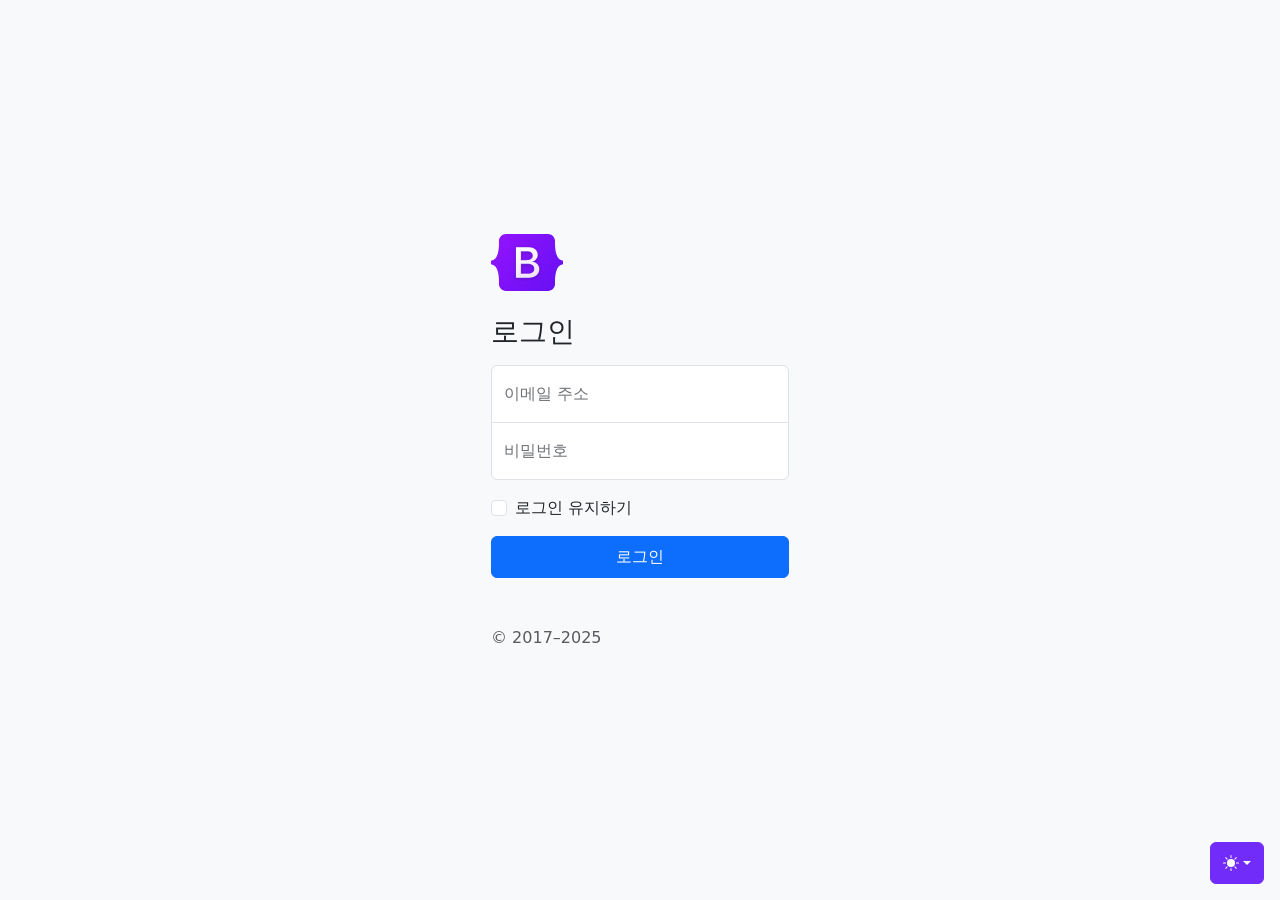
<file: ch02/sign-in/index.html>
<!doctype html>
<html lang="en" data-bs-theme="auto">
  <head>
    <meta charset="utf-8" />
    <meta name="viewport" content="width=device-width, initial-scale=1" />
    <meta name="description" content="" />
    <meta
      name="author"
      content="Mark Otto, Jacob Thornton, and Bootstrap contributors"
    />
    <meta name="generator" content="Astro v5.13.2" />
    <title>Signin Template · Bootstrap v5.3</title>
    <link
      rel="canonical"
      href="https://getbootstrap.com/docs/5.3/examples/sign-in/"
    />
    <script src="../assets/js/color-modes.js"></script>
    <link href="../assets/dist/css/bootstrap.min.css" rel="stylesheet" />
    <meta name="theme-color" content="#712cf9" />
    <link href="sign-in.css" rel="stylesheet" />
    <style>
      .bd-placeholder-img {
        font-size: 1.125rem;
        text-anchor: middle;
        -webkit-user-select: none;
        -moz-user-select: none;
        user-select: none;
      }
      @media (min-width: 768px) {
        .bd-placeholder-img-lg {
          font-size: 3.5rem;
        }
      }
      .b-example-divider {
        width: 100%;
        height: 3rem;
        background-color: #0000001a;
        border: solid rgba(0, 0, 0, 0.15);
        border-width: 1px 0;
        box-shadow:
          inset 0 0.5em 1.5em #0000001a,
          inset 0 0.125em 0.5em #00000026;
      }
      .b-example-vr {
        flex-shrink: 0;
        width: 1.5rem;
        height: 100vh;
      }
      .bi {
        vertical-align: -0.125em;
        fill: currentColor;
      }
      .nav-scroller {
        position: relative;
        z-index: 2;
        height: 2.75rem;
        overflow-y: hidden;
      }
      .nav-scroller .nav {
        display: flex;
        flex-wrap: nowrap;
        padding-bottom: 1rem;
        margin-top: -1px;
        overflow-x: auto;
        text-align: center;
        white-space: nowrap;
        -webkit-overflow-scrolling: touch;
      }
      .btn-bd-primary {
        --bd-violet-bg: #712cf9;
        --bd-violet-rgb: 112.520718, 44.062154, 249.437846;
        --bs-btn-font-weight: 600;
        --bs-btn-color: var(--bs-white);
        --bs-btn-bg: var(--bd-violet-bg);
        --bs-btn-border-color: var(--bd-violet-bg);
        --bs-btn-hover-color: var(--bs-white);
        --bs-btn-hover-bg: #6528e0;
        --bs-btn-hover-border-color: #6528e0;
        --bs-btn-focus-shadow-rgb: var(--bd-violet-rgb);
        --bs-btn-active-color: var(--bs-btn-hover-color);
        --bs-btn-active-bg: #5a23c8;
        --bs-btn-active-border-color: #5a23c8;
      }
      .bd-mode-toggle {
        z-index: 1500;
      }
      .bd-mode-toggle .bi {
        width: 1em;
        height: 1em;
      }
      .bd-mode-toggle .dropdown-menu .active .bi {
        display: block !important;
      }
    </style>
  </head>
  <body class="d-flex align-items-center py-4 bg-body-tertiary">
    <svg xmlns="http://www.w3.org/2000/svg" class="d-none">
      <symbol id="check2" viewBox="0 0 16 16">
        <path
          d="M13.854 3.646a.5.5 0 0 1 0 .708l-7 7a.5.5 0 0 1-.708 0l-3.5-3.5a.5.5 0 1 1 .708-.708L6.5 10.293l6.646-6.647a.5.5 0 0 1 .708 0z"
        ></path>
      </symbol>
      <symbol id="circle-half" viewBox="0 0 16 16">
        <path
          d="M8 15A7 7 0 1 0 8 1v14zm0 1A8 8 0 1 1 8 0a8 8 0 0 1 0 16z"
        ></path>
      </symbol>
      <symbol id="moon-stars-fill" viewBox="0 0 16 16">
        <path
          d="M6 .278a.768.768 0 0 1 .08.858 7.208 7.208 0 0 0-.878 3.46c0 4.021 3.278 7.277 7.318 7.277.527 0 1.04-.055 1.533-.16a.787.787 0 0 1 .81.316.733.733 0 0 1-.031.893A8.349 8.349 0 0 1 8.344 16C3.734 16 0 12.286 0 7.71 0 4.266 2.114 1.312 5.124.06A.752.752 0 0 1 6 .278z"
        ></path>
        <path
          d="M10.794 3.148a.217.217 0 0 1 .412 0l.387 1.162c.173.518.579.924 1.097 1.097l1.162.387a.217.217 0 0 1 0 .412l-1.162.387a1.734 1.734 0 0 0-1.097 1.097l-.387 1.162a.217.217 0 0 1-.412 0l-.387-1.162A1.734 1.734 0 0 0 9.31 6.593l-1.162-.387a.217.217 0 0 1 0-.412l1.162-.387a1.734 1.734 0 0 0 1.097-1.097l.387-1.162zM13.863.099a.145.145 0 0 1 .274 0l.258.774c.115.346.386.617.732.732l.774.258a.145.145 0 0 1 0 .274l-.774.258a1.156 1.156 0 0 0-.732.732l-.258.774a.145.145 0 0 1-.274 0l-.258-.774a1.156 1.156 0 0 0-.732-.732l-.774-.258a.145.145 0 0 1 0-.274l.774-.258c.346-.115.617-.386.732-.732L13.863.1z"
        ></path>
      </symbol>
      <symbol id="sun-fill" viewBox="0 0 16 16">
        <path
          d="M8 12a4 4 0 1 0 0-8 4 4 0 0 0 0 8zM8 0a.5.5 0 0 1 .5.5v2a.5.5 0 0 1-1 0v-2A.5.5 0 0 1 8 0zm0 13a.5.5 0 0 1 .5.5v2a.5.5 0 0 1-1 0v-2A.5.5 0 0 1 8 13zm8-5a.5.5 0 0 1-.5.5h-2a.5.5 0 0 1 0-1h2a.5.5 0 0 1 .5.5zM3 8a.5.5 0 0 1-.5.5h-2a.5.5 0 0 1 0-1h2A.5.5 0 0 1 3 8zm10.657-5.657a.5.5 0 0 1 0 .707l-1.414 1.415a.5.5 0 1 1-.707-.708l1.414-1.414a.5.5 0 0 1 .707 0zm-9.193 9.193a.5.5 0 0 1 0 .707L3.05 13.657a.5.5 0 0 1-.707-.707l1.414-1.414a.5.5 0 0 1 .707 0zm9.193 2.121a.5.5 0 0 1-.707 0l-1.414-1.414a.5.5 0 0 1 .707-.707l1.414 1.414a.5.5 0 0 1 0 .707zM4.464 4.465a.5.5 0 0 1-.707 0L2.343 3.05a.5.5 0 1 1 .707-.707l1.414 1.414a.5.5 0 0 1 0 .708z"
        ></path>
      </symbol>
    </svg>
    <div
      class="dropdown position-fixed bottom-0 end-0 mb-3 me-3 bd-mode-toggle"
    >
      <button
        class="btn btn-bd-primary py-2 dropdown-toggle d-flex align-items-center"
        id="bd-theme"
        type="button"
        aria-expanded="false"
        data-bs-toggle="dropdown"
        aria-label="Toggle theme (auto)"
      >
        <svg class="bi my-1 theme-icon-active" aria-hidden="true">
          <use href="#circle-half"></use>
        </svg>
        <span class="visually-hidden" id="bd-theme-text">Toggle theme</span>
      </button>
      <ul
        class="dropdown-menu dropdown-menu-end shadow"
        aria-labelledby="bd-theme-text"
      >
        <li>
          <button
            type="button"
            class="dropdown-item d-flex align-items-center"
            data-bs-theme-value="light"
            aria-pressed="false"
          >
            <svg class="bi me-2 opacity-50" aria-hidden="true">
              <use href="#sun-fill"></use>
            </svg>
            Light
            <svg class="bi ms-auto d-none" aria-hidden="true">
              <use href="#check2"></use>
            </svg>
          </button>
        </li>
        <li>
          <button
            type="button"
            class="dropdown-item d-flex align-items-center"
            data-bs-theme-value="dark"
            aria-pressed="false"
          >
            <svg class="bi me-2 opacity-50" aria-hidden="true">
              <use href="#moon-stars-fill"></use>
            </svg>
            Dark
            <svg class="bi ms-auto d-none" aria-hidden="true">
              <use href="#check2"></use>
            </svg>
          </button>
        </li>
        <li>
          <button
            type="button"
            class="dropdown-item d-flex align-items-center active"
            data-bs-theme-value="auto"
            aria-pressed="true"
          >
            <svg class="bi me-2 opacity-50" aria-hidden="true">
              <use href="#circle-half"></use>
            </svg>
            Auto
            <svg class="bi ms-auto d-none" aria-hidden="true">
              <use href="#check2"></use>
            </svg>
          </button>
        </li>
      </ul>
    </div>
    <main class="form-signin w-100 m-auto">
      <form>
        <img
          class="mb-4"
          src="../assets/brand/bootstrap-logo.svg"
          alt=""
          width="72"
          height="57"
        />
        <h1 class="h3 mb-3 fw-normal">로그인</h1>
        <div class="form-floating">
          <input
            type="email"
            class="form-control"
            id="floatingInput"
            placeholder="name@example.com"
          />
          <label for="floatingInput">이메일 주소</label>
        </div>
        <div class="form-floating">
          <input
            type="password"
            class="form-control"
            id="floatingPassword"
            placeholder="Password"
          />
          <label for="floatingPassword">비밀번호</label>
        </div>
        <div class="form-check text-start my-3">
          <input
            class="form-check-input"
            type="checkbox"
            value="remember-me"
            id="checkDefault"
          />
          <label class="form-check-label" for="checkDefault">
            로그인 유지하기
          </label>
        </div>
        <button class="btn btn-primary w-100 py-2" type="submit">
          로그인
        </button>
        <p class="mt-5 mb-3 text-body-secondary">&copy; 2017–2025</p>
      </form>
    </main>
    <script
      src="../assets/dist/js/bootstrap.bundle.min.js"
      class="astro-vvvwv3sm"
    ></script>
  </body>
</html>
</file>
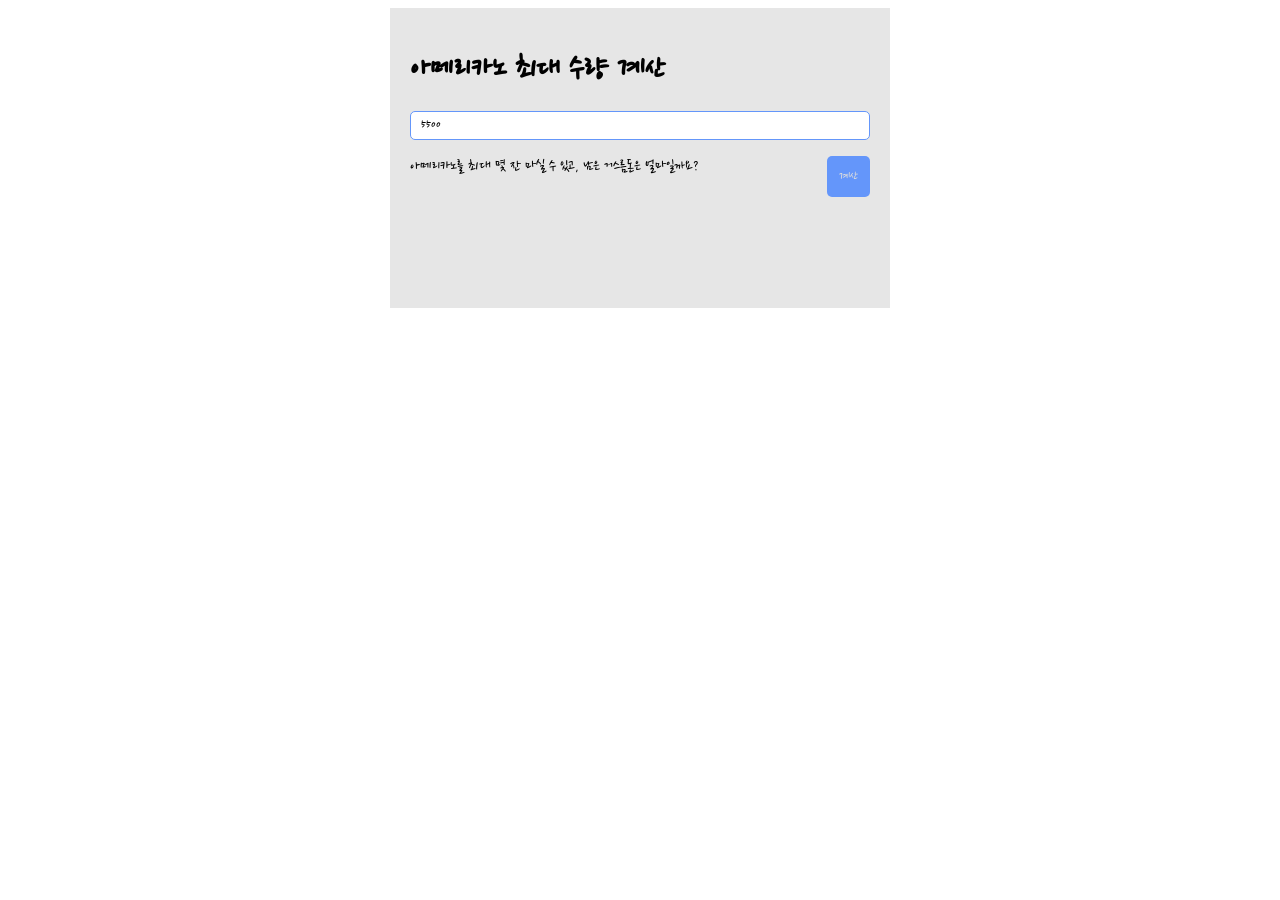
<file: coffee.html>
<!doctype html>
<html lang="en">
    <head>
        <meta charset="UTF-8" />
        <meta name="viewport" content="width=device-width, initial-scale=1.0" />
        <title>Document</title>
        <!-- CDN 사용해 폰트 파일을 로드하기 -->
        <link rel="preconnect" href="https://fonts.googleapis.com" />
        <link rel="preconnect" href="https://fonts.gstatic.com" crossorigin />
        <link
            href="https://fonts.googleapis.com/css2?family=Nanum+Pen+Script&family=Noto+Sans:ital,wght@0,100..900;1,100..900&display=swap"
            rel="stylesheet"
        />
        <style>
            * {
                /* 폰트 설정하기 */
                font-family: "Nanum Pen Script", "Noto Sans", sans-serif;
                /* 요소의 너비/높이를 계산할 때 순수 콘텐트 박스 영역만 계산할지(content-box), 
                테두리와 안쪽 여백도 포함해 계산할지(border-box) 설정하는 css 속성
                별도 설정하지 않을 경우 기본값은 content-box */
                box-sizing: border-box;
            }
            .main {
                /* 너비는 500px */
                width: 500px;
                /* 높이는 300px */
                height: 300px;
                /* 테두리 안쪽 여백은 상하좌우 20px */
                padding: 20px;
                /* 테두리 바깥쪽 여백은 상하 0, 좌우는 자동으로 균등하게 배분되도록 (auto) */
                margin: 0 auto;
                /* 배경 색상은 rgb(230, 230, 230) */
                background-color: rgb(230 230 230);
            }
            #price {
                /* 너비는 100% */
                width: 100%;
                /* 테두리 두께는 1px, 유형은 실선, 색상은 rgb(100, 150, 255) */
                border: 1px solid rgb(100, 150, 250);
                /* 테두리 반경은 5px */
                border-radius: 5px;
                /* 해당 input을 클릭해 focus 되었을 때, 외곽선이 없도록 (outline)*/
                outline: none;
                /* 테두리 안쪽 여백은 상하 5px 좌우 10px */
                padding: 5px 10px;
                /* 테두리 바깥쪽 여백을 하단 1rem */
                margin-bottom: 1rem;
                /* rem은 최상단에 정의된 폰트 크기를 기준으로 결정된다. */
                /* 최상단 폰트 크기를 14px로 정의한 경우, 1rem = 14px이 된다. */
            }
            .btn_wrap {
                /* 자신의 부모 컨테이너 기준 오른쪽에 배치되도록 (float 속성)*/
                float: right;
            }
            #btn_calc {
                /* 배경 색상은 rgb(100, 150, 255); */
                background-color: rgb(100, 150, 250);
                /* 텍스트 색상은 rgb(220, 220, 220) */
                color: rgb(220, 220, 220);
                /* 테두리 없음 */
                border: none;
                /* 해당 id를 가진 요소에 마우스를 가져다대면 커서가 "pointer"로 바뀌도록 */
                cursor: pointer;
                /* border 안쪽 여백은 상하 12px 좌우 20px */
                padding: 12px ;
                transition: all ease 0.5s;
                border-radius: 5px;
            }

            /* :hover는 의사 클래스 선택자 중 하나로, 해당 요소에 마우스를 올렸을 때 CSS를 정의하기 위해 사용된다. */
            #btn_calc:hover {
                /* 배경색은 rgb(130, 180, 255) */
                background-color: rgb(130, 180, 255);
            }
        </style>
    </head>
    <body>
        <div class="main">
            <h1>아메리카노 최대 수량 계산</h1>
            <input type="text" id="price" value="5500" />
            <div class="btn_wrap">
                <button id="btn_calc">계산</button>
            </div>
            <div id="print">
                아메리카노를 최대 몇 잔 마실 수 있고, 남은 거스름돈은
                얼마일까요?
            </div>
        </div>
    </body>
</html>
<script>
    const onCalcBtnClick = function () {
        let money = +document.getElementById("price").value;
        const price = 5500;
        let count = 0; // 살 수 있는 아메리카노 수량
        let change = 0; // 아메리카노를 가능한 많이 사고 남은 거스름돈

        // Math.ceil() -> 올림
        // Math.floor() -> 버림
        // Math.trunc() -> 소수부를 아예 없애버린다
        // Math.round() -> 반올림

        count = Math.floor(money / price) // 아메리카노 수
        change = money % price // 거스름돈

        document.getElementById("print").textContent =
            `아메리카노를 ${count}잔 살 수 있다.. 거스름돈은 ${change}원이다`;
    };
    document.getElementById("btn_calc").onclick = onCalcBtnClick;
</script>
</file>
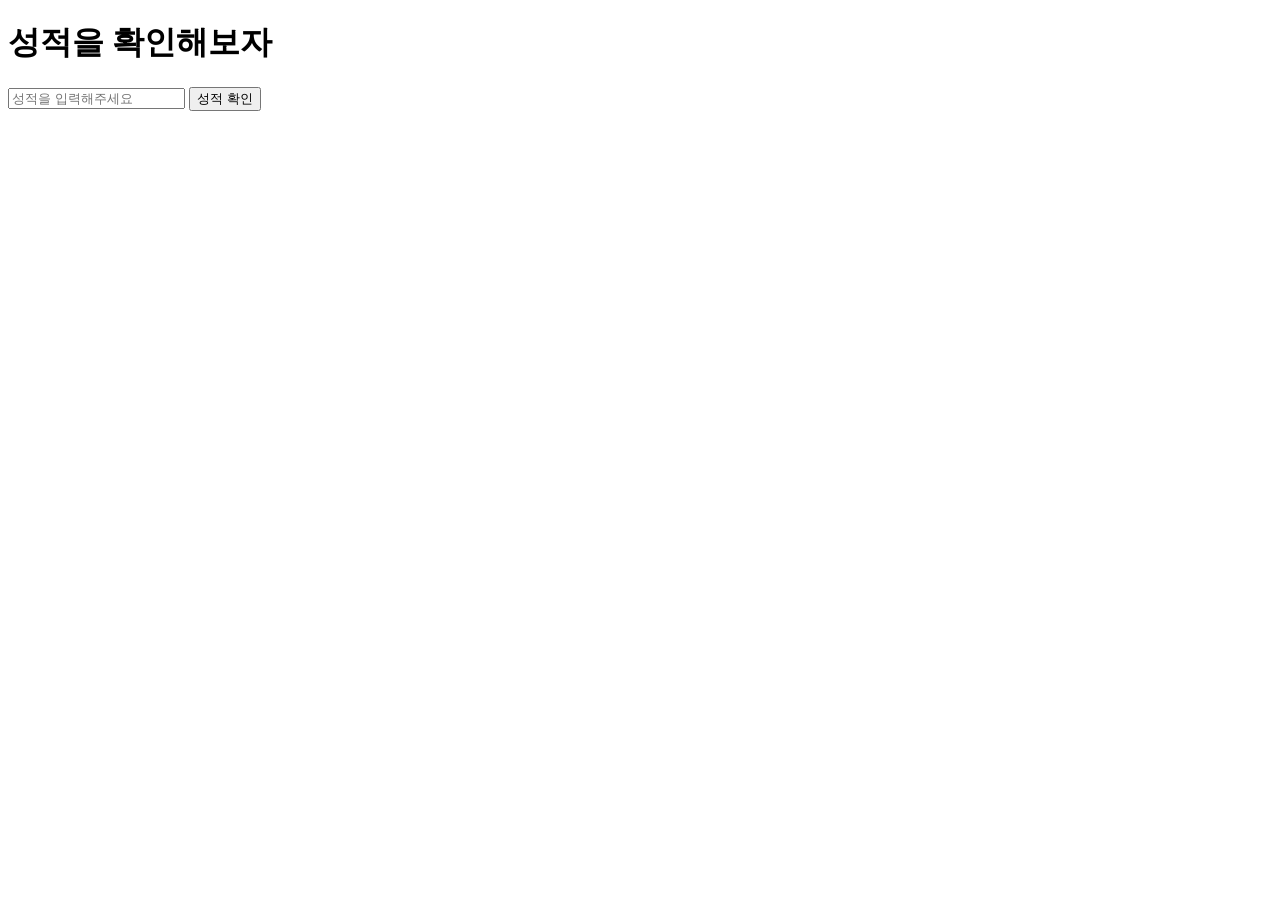
<file: score_switch.html>
<!DOCTYPE html>
<html lang="en">
<head>
    <meta charset="UTF-8">
    <meta name="viewport" content="width=device-width, initial-scale=1.0">
    <title>성적확인</title>
</head>
<body>
    <h1>성적을 확인해보자</h1>
    <input
        id = 'input_score'
        type="number"
        placeholder="성적을 입력해주세요"
    />
    <button id="btn" type="button">성적 확인</button>
    <div id="result"></div>
</body>
</html>
<script>
    document.getElementById("btn").onclick = function () {
        const score = parseInt(document.getElementById("input_score").value);
        let grade = null;
        switch (true) {
            case score > 100 || score < 0:
                grade = "올바른 점수(0~100)를 입력하세요.";
                break;
            case score >= 90:
                grade = 'A';
                break;
            case score >= 80:
                grade = 'B';
                break;
            case score >= 70:
                grade = 'C';
                break;
            case score >= 60:
                grade = 'D';
                break;
            default:
                grade = 'F';
        };
        document.getElementById("result").textContent = grade;
    };
</script>
</file>
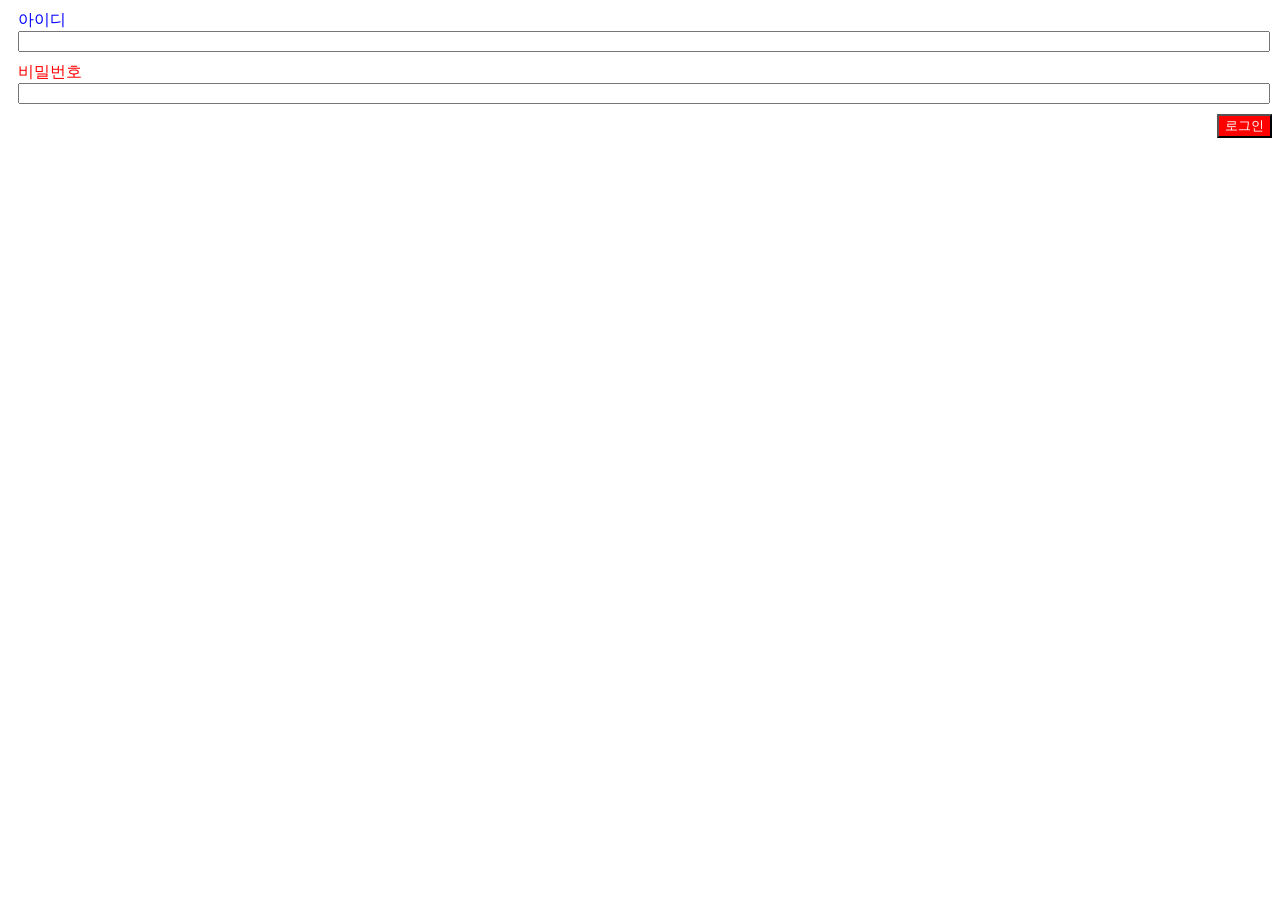
<file: ch02/login.html>
<!DOCTYPE html>
<html>
    <head>
        <meta charset="utf-8">
        <title>로그인</title>
        <style>
            #divid, #divpw {
                margin: 10px 10px;
            }

            #lblid {
                color: blue;
            }

            #lblpw {
                color: red;
            }

            input {
                width: 100%;
            }
            #login {
                float: right;
                background-color: red;
                color: white;
            }
        </style>
    </head>
    <body>
        <div id="divid">
            <label id="lblid">아이디</label>
            <input type="text" id="userid">
        </div>
        <div id="divpw">
            <label id="lblpw">비밀번호</label>
            <input type="password" id="userpw">
        </div>
        <button type="submit" id="login">로그인</button>
    </body>
</html>
</file>
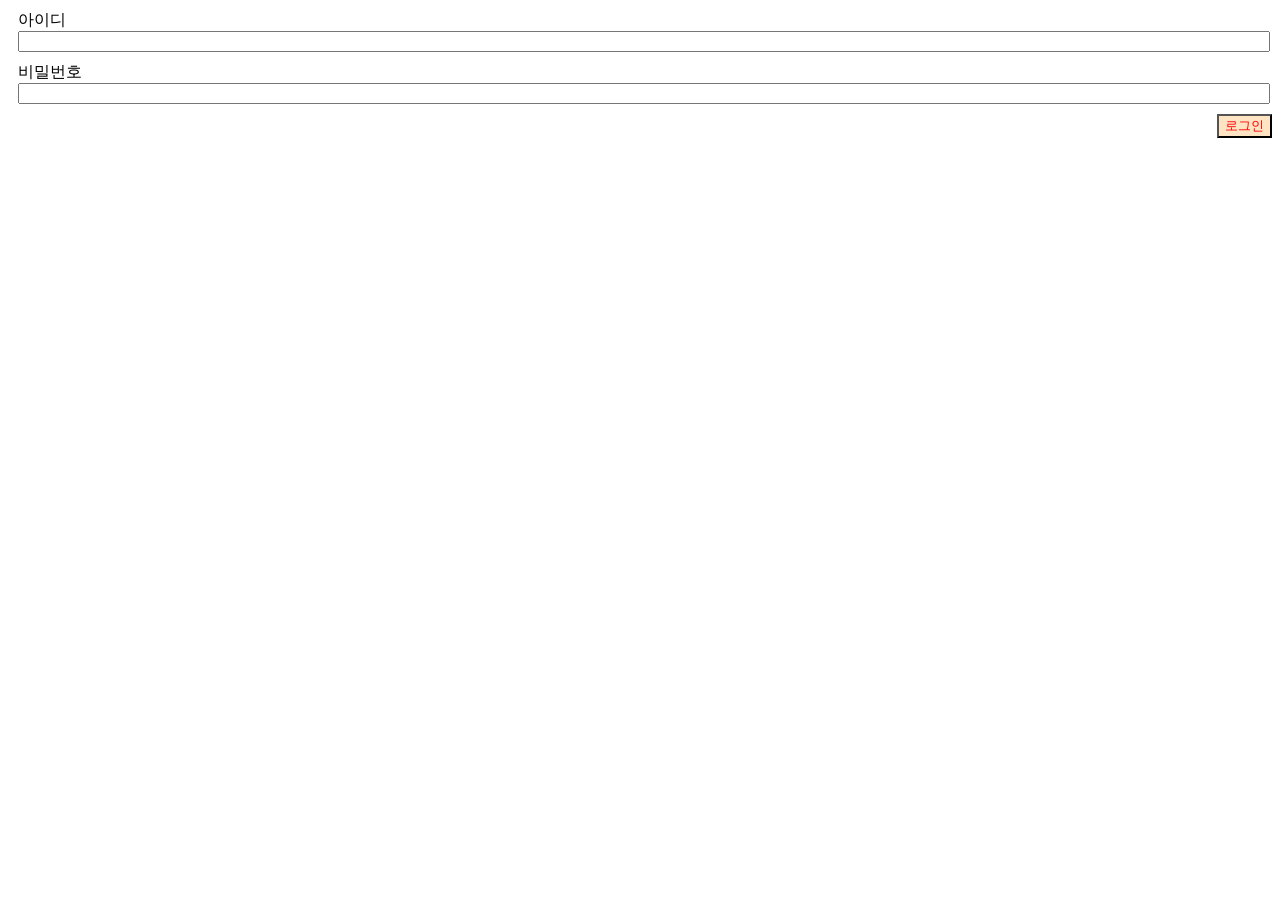
<file: ch02/login2.html>
<!DOCTYPE html>
<html>
    <head>
        <meta charset="utf-8">
        <title>로그인</title>
        <style>
            .account {
                margin: 10px 10px;
            }

            .login {
                float: right;
                background-color: bisque;
                color: red;
            }

            .write {
                width: 100%;
            }
        </style>
    </head>
    <body>
        <div class="account">
            <label>아이디</label>
            <input type="text" class="write">
        </div>
        <div class="account">
            <label>비밀번호</label>
            <input type="password" class="write">
        </div>
        <button type="submit" class="login">로그인</button>
    </body>
</html>
</file>
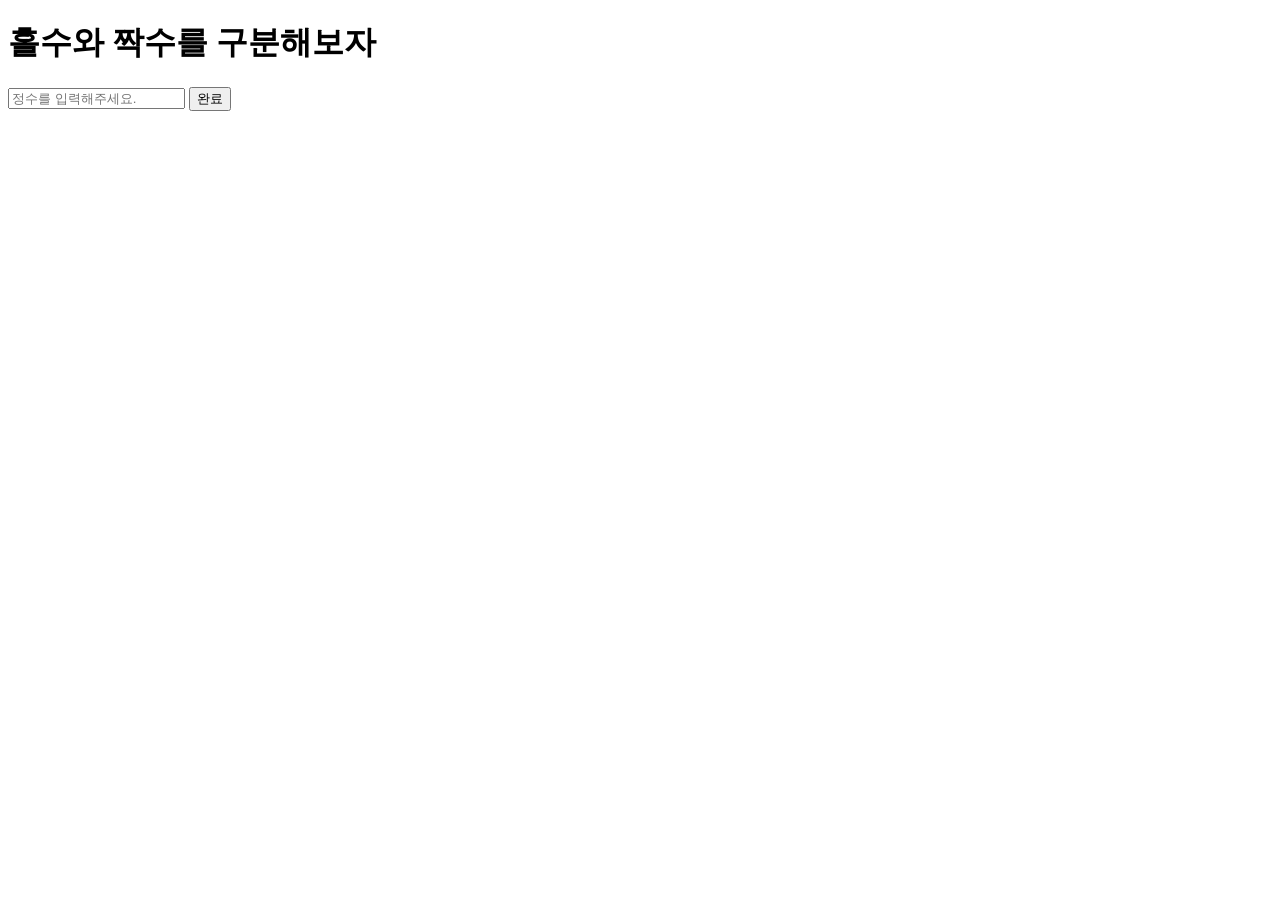
<file: ch05/oddeven.html>
<!DOCTYPE html>
<html lang="en">
<head>
    <meta charset="UTF-8">
    <meta name="viewport" content="width=device-width, initial-scale=1.0">
    <title>홀수와 짝수를 구분해보자</title>
</head>
<body>
    <h1>홀수와 짝수를 구분해보자</h1>
    <input
        id = 'input_number'
        type="number"
        placeholder="정수를 입력해주세요."
    />
    <button id = 'btn' type="button">완료</button>
    <div id = 'result'></div>
</body>
</html>
<script>
    // 버튼에 Click 이벤트 등록
    document.getElementById("btn").onclick = function () {
        // input 내 값 조회
        const num = document.getElementById('input_number').value;
        let result = null;

        // 홀수인지 짝수인지 구분
        if (num%2 == 0) {
            result = '짝수'
        } else {
            result = '홀수'
        }
        // result라는 id를 가진 div 태그 내용을 result로 변경
        document.getElementById("result").textContent = result;
    };
</script>
</file>
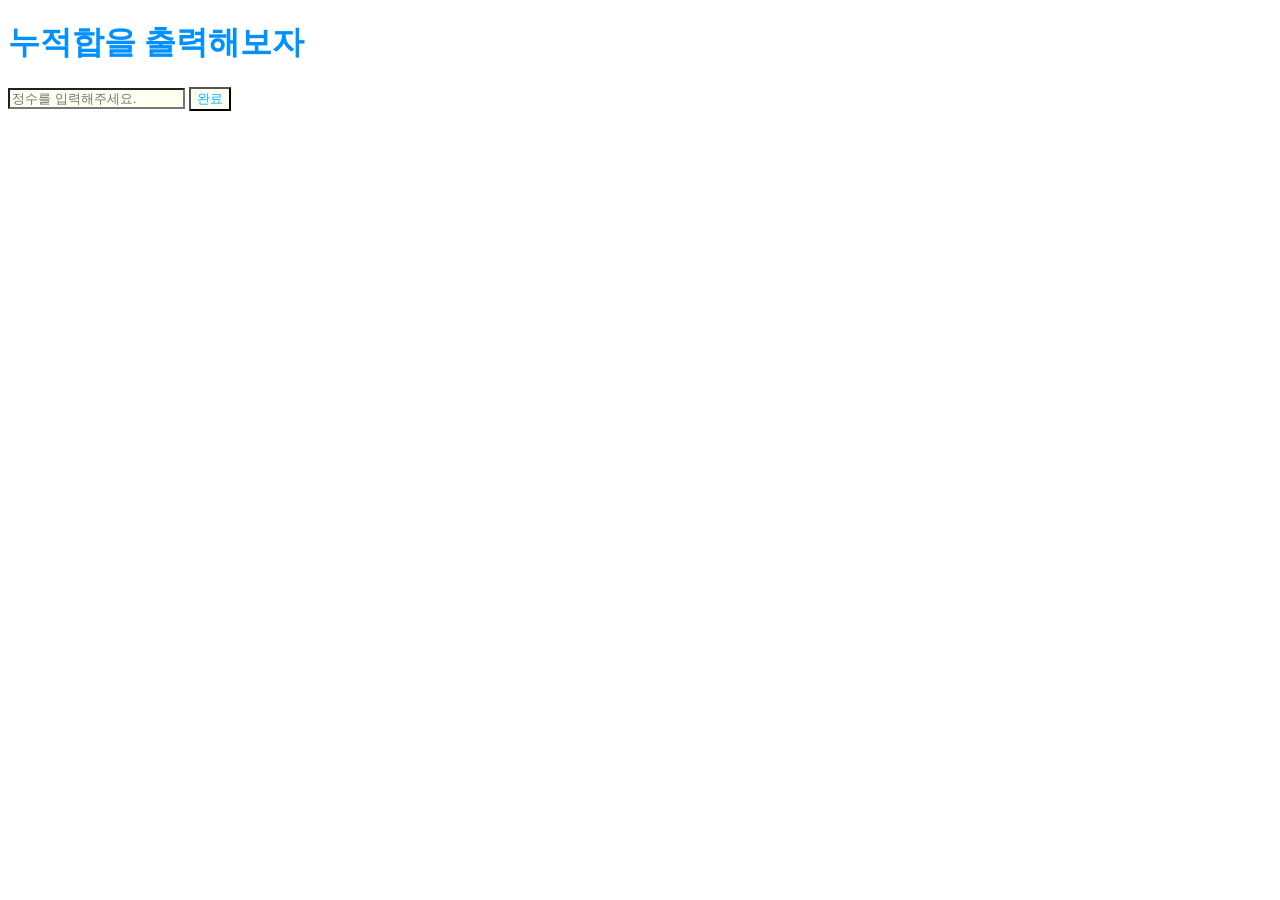
<file: ch06/sum.html>
<!-- html input 통해 n 입력 받기 -->
<!-- 1 ~ n까지의 누적합을 반복문을 통해 계산-->
<!-- 누적합을 문서에 출력 -->
<!DOCTYPE html>
<html lang="en">
<head>
    <meta charset="UTF-8">
    <meta name="viewport" content="width=device-width, initial-scale=1.0">
    <title>Document</title>
</head>
<body>
    <style>
        #plus {
            color: rgb(0, 145, 255);
        }

        #btn {
            background-color: ivory;
            color: rgb(0, 183, 255);
        }

        #input_number {
            background-color: ivory;
        }
    </style>

    <h1 id = 'plus'>누적합을 출력해보자</h1>
    <input
        id = 'input_number'
        type="number"
        placeholder="정수를 입력해주세요."
        />
        <button id="btn" type="button">완료</button>
        <div id = 'result'></div>
</body>
</html>
<script>
    document.getElementById("btn").onclick = function () {
        const num = document.getElementById('input_number').value;
        let temp = 0;
        for (let i = 0; i <= num; i++) {
            temp += i;
        };
        document.getElementById("result").textContent = temp;
};
</script>
</file>
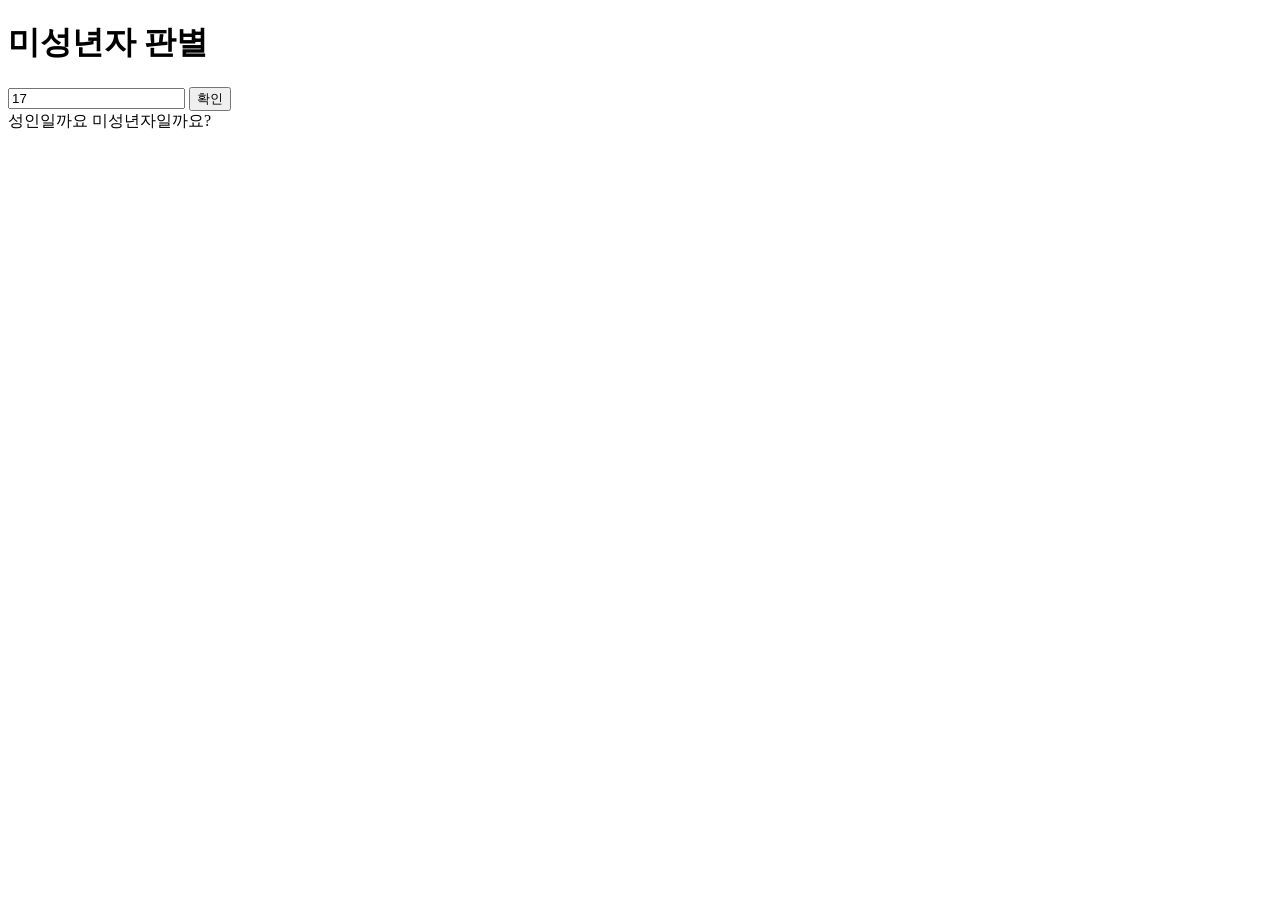
<file: ch07/checkAdult.html>
<!DOCTYPE html>
<html lang="en">
<head>
    <meta charset="UTF-8">
    <meta name="viewport" content="width=device-width, initial-scale=1.0">
    <title>미성년자 판별</title>
</head>
<body>
    <h1>미성년자 판별</h1>
    <input id="input_age" type="number" value="17" />
    <button id="btn_ok">확인</button>
    <div id="result">성인일까요 미성년자일까요?</div>
</body>
<script>
    // 1. 버튼이 클릭될 시 이벤트 실행
    document.getElementById("btn_ok").onclick = function () {
        // 1-1. #input_age의 value 조회
        let age = document.getElementById("input_age").value;
        let result = null;
        if (age >= 20) {
            result = '성인';
        } else {
            result = '미성년자';
        }
        // 1-2. 해당 나이가 성인인지 미성년자인지 판별
        // 1-3. 판별 결과를 #result에 반영
        document.getElementById("result").textContent = result + "입니다.";
    };
</script>
</html>
</file>
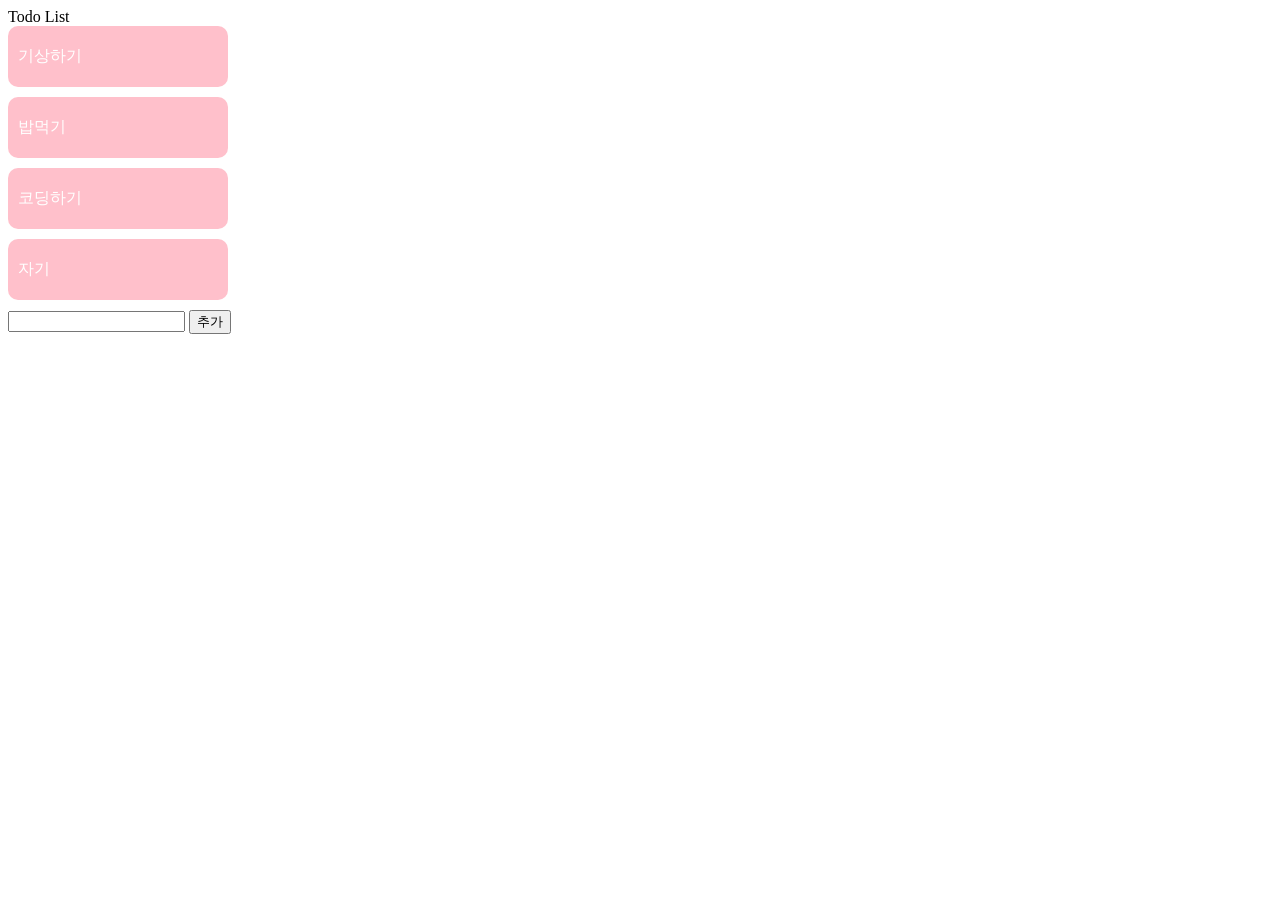
<file: ch08/todolist.html>
<!DOCTYPE html>
<html lang="en">
<head>
    <meta charset="UTF-8">
    <meta name="viewport" content="width=device-width, initial-scale=1.0">
    <title>Document</title>
    <style>
        .todo_wrap li {
            width: 200px;
            list-style: none;
            padding : 20px 10px;
            background-color: pink;
            color: white;
            margin-bottom: 10px;
            border-radius: 10px;
            cursor: pointer;
            transition: all ease 0.15s;
        }

        .todo_wrap li:hover {
            background-color: rgb(255, 148, 166);
            scale : 1.08;
        }

        .todo_wrap ul {
            margin: 0;
            padding : 0;
        }
    </style>
</head>
<body>
    <div class = "title_wrap">
        <span id="title">Todo List</span>
    </div>
    <div class="todo_wrap">
        <ul id="todo_list">
            <li>기상하기</li>
            <li>밥먹기</li>
            <li>코딩하기</li>
            <li>자기</li>
        </ul>
    </div>
    <input id = "input_todo_title" type="text" />
    <button id="btn_add_todo_item">추가</button>
</body>
<script>
    document.getElementById("btn_add_todo_item").onclick = function () {
        const title = document.getElementById("input_todo_title").value;
        const item = `<li>${title}</li>`;
        let list = document.getElementById("todo_list");
        list.innerHTML += item;
    };
</script>
</html>
</file>
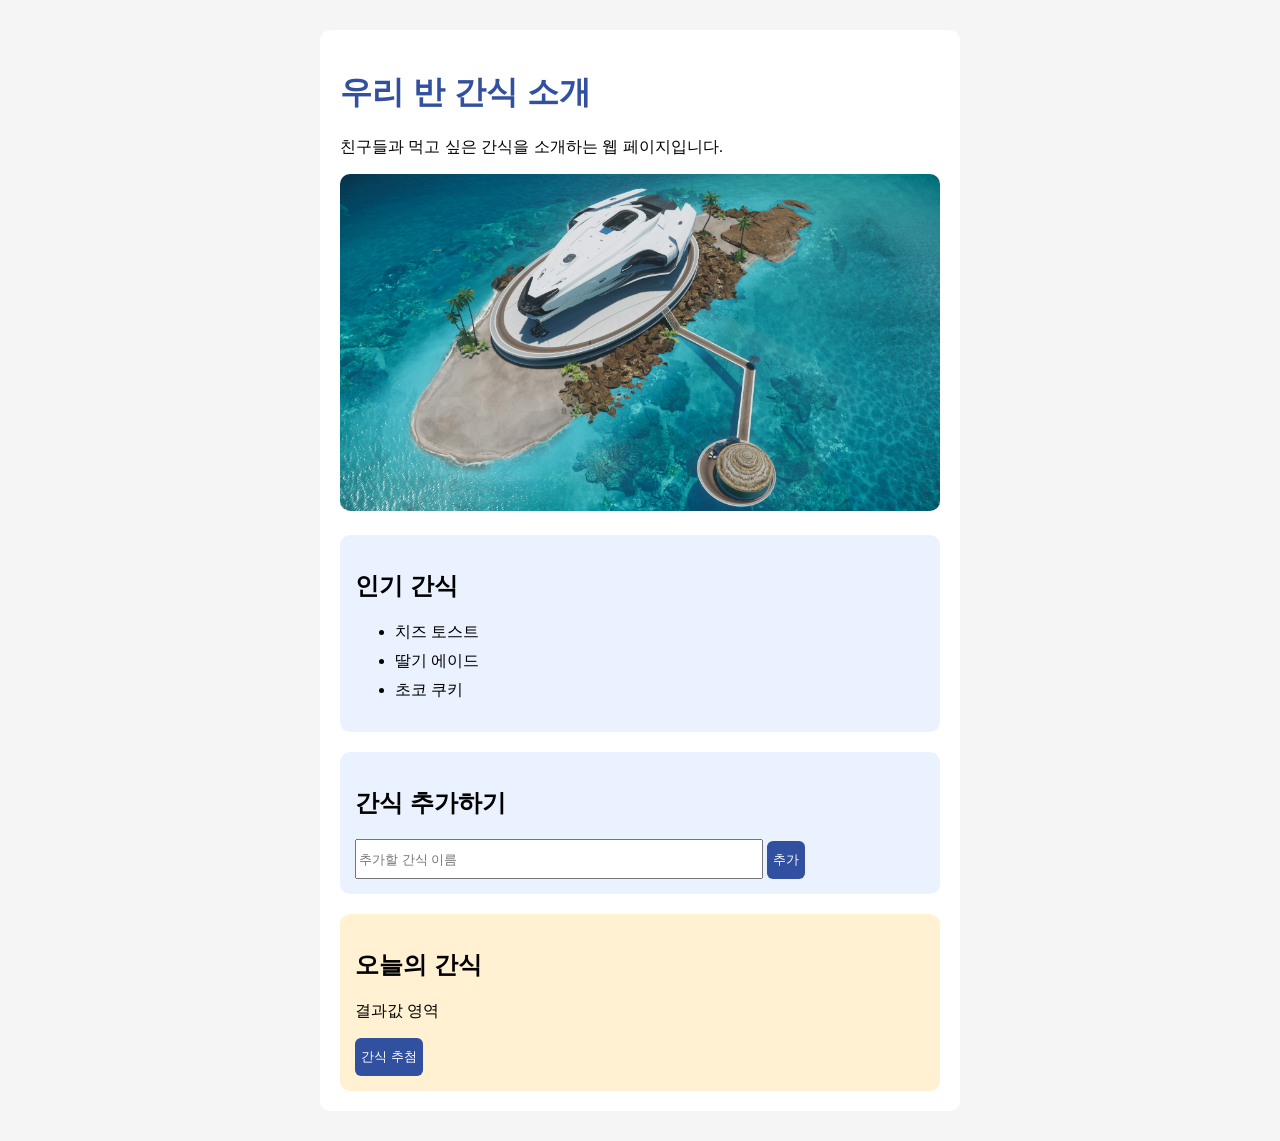
<file: test/randomsnack.html>
<!DOCTYPE html>
<html lang="en">
<head>
    <meta charset="UTF-8">
    <meta name="viewport" content="width=device-width, initial-scale=1.0">
    <title>RandomSnack</title>
    <link href="./randomsnack.css" rel="stylesheet" />
</head>
<body>
    <div class="wrap">
        <h1>우리 반 간식 소개</h1>
        <p>친구들과 먹고 싶은 간식을 소개하는 웹 페이지입니다.</p>
        <!-- ./ 현재 폴더 -->
        <!-- ../ 현재 폴더 기준 상위 폴더 -->
        <!-- / 프로젝트 최상위 폴더 -->
        <img src="./600i on Ocean.jpg" alt="우주선입니다."/>
        <div class="menu_box">
            <h2>인기 간식</h2>
            <ul id="menu_list">
            </ul>
        </div>
        <div class="menu_box">
            <h2>간식 추가하기</h2>
            <input
                id="input_snack"
                type="text"
                placeholder="추가할 간식 이름"
            />
            <button id="btn_add">추가</button>
        </div>
        <div class="event_box">
            <h2>오늘의 간식</h2>
            <p id="event_result">결과값 영역</p>
            <button id="btn_event">간식 추첨</button>
        </div>
    </div>
    <script src="./randomsnack.js"></script>
</body>
</html>
</file>
<file: ch02/sign-in/sign-in.css>
html,
body {
  height: 100%;
}

.form-signin {
  max-width: 330px;
  padding: 1rem;
}

.form-signin .form-floating:focus-within {
  z-index: 2;
}

.form-signin input[type="email"] {
  margin-bottom: -1px;
  border-bottom-right-radius: 0;
  border-bottom-left-radius: 0;
}

.form-signin input[type="password"] {
  margin-bottom: 10px;
  border-top-left-radius: 0;
  border-top-right-radius: 0;
}
</file>
<file: test/randomsnack.css>
body {
    background-color: rgb(245, 245, 245);
    font-family: "Noto Sans KR", sans-serif;
}

    
h1 {
    color: rgb(50, 80, 160);
}

.wrap {
    width: 600px;
    margin: 30px auto;
    padding: 20px;
    background-color: white;
    border-radius: 10px;
}

img {
    width: 100%;
    border-radius: 10px;
}

.menu_box {
    margin-top: 20px;
    padding: 15px;
    background-color: rgb(235, 242, 255);
    border-radius: 10px;
}

.menu_box li {
    margin-bottom: 8px;
}

.event_box {
    margin-top: 20px;
    padding: 15px;
    background-color: rgb(255, 241, 210);
    border-radius: 10px;
}

input {
    width: 400px;
    height: 34px;
}

button {
    height: 38px;
    background-color: rgb(50, 80, 160);
    color: white;
    border: none;
    border-radius: 6px;
    cursor: pointer;
}
button:hover {
    background-color: rgb(255, 120, 120);
}
</file>
